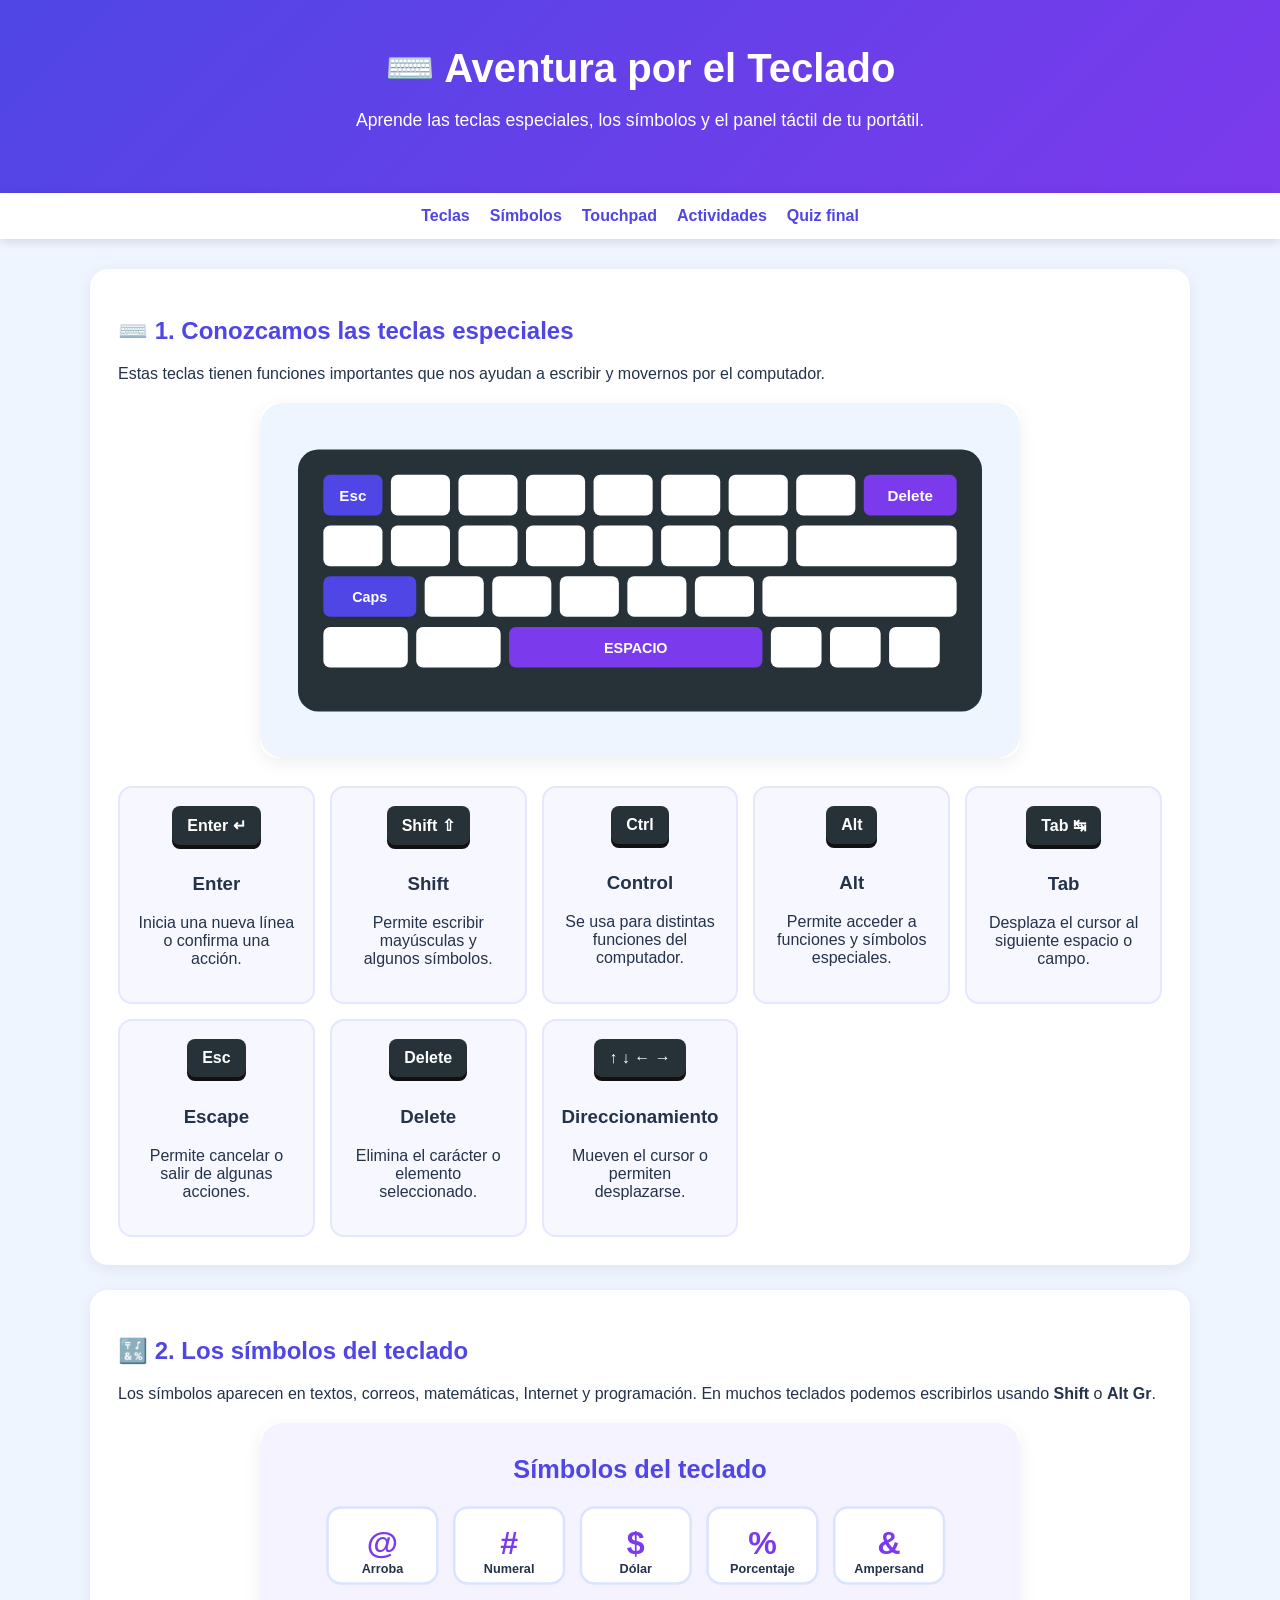
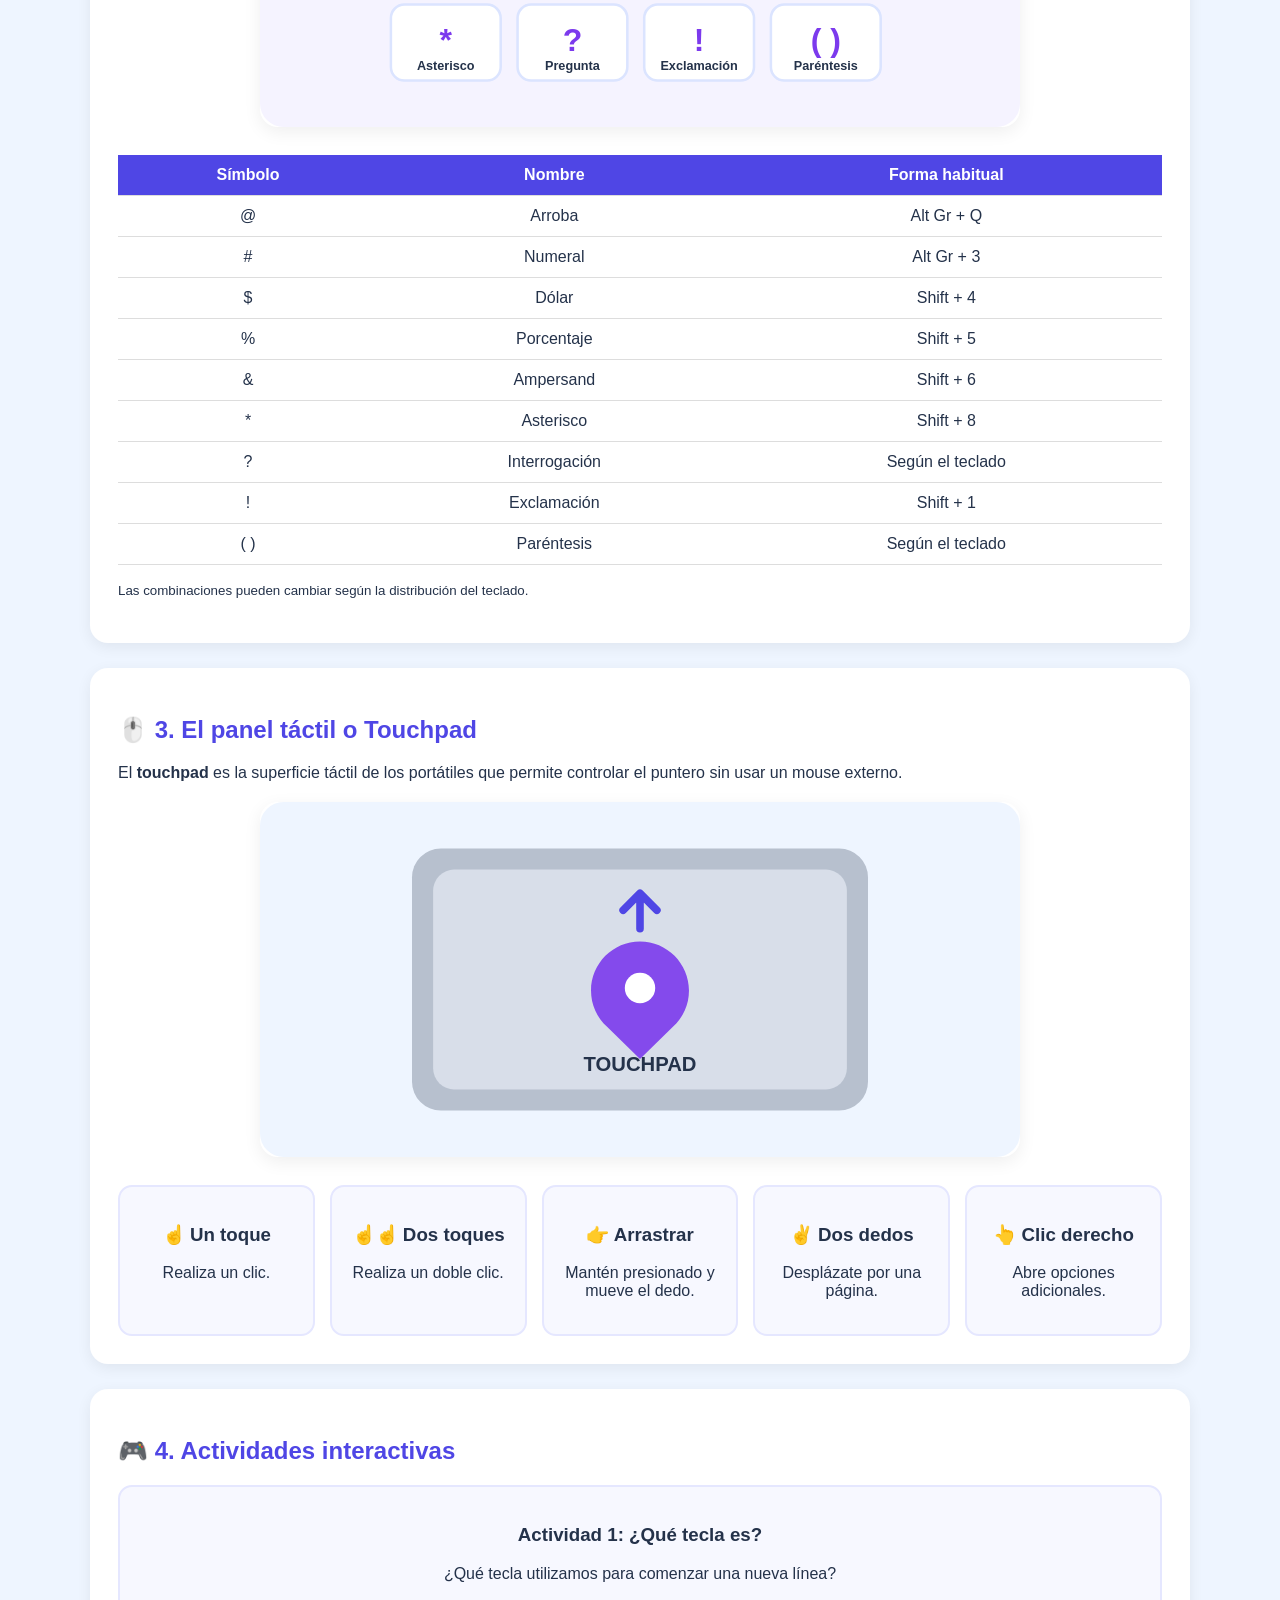
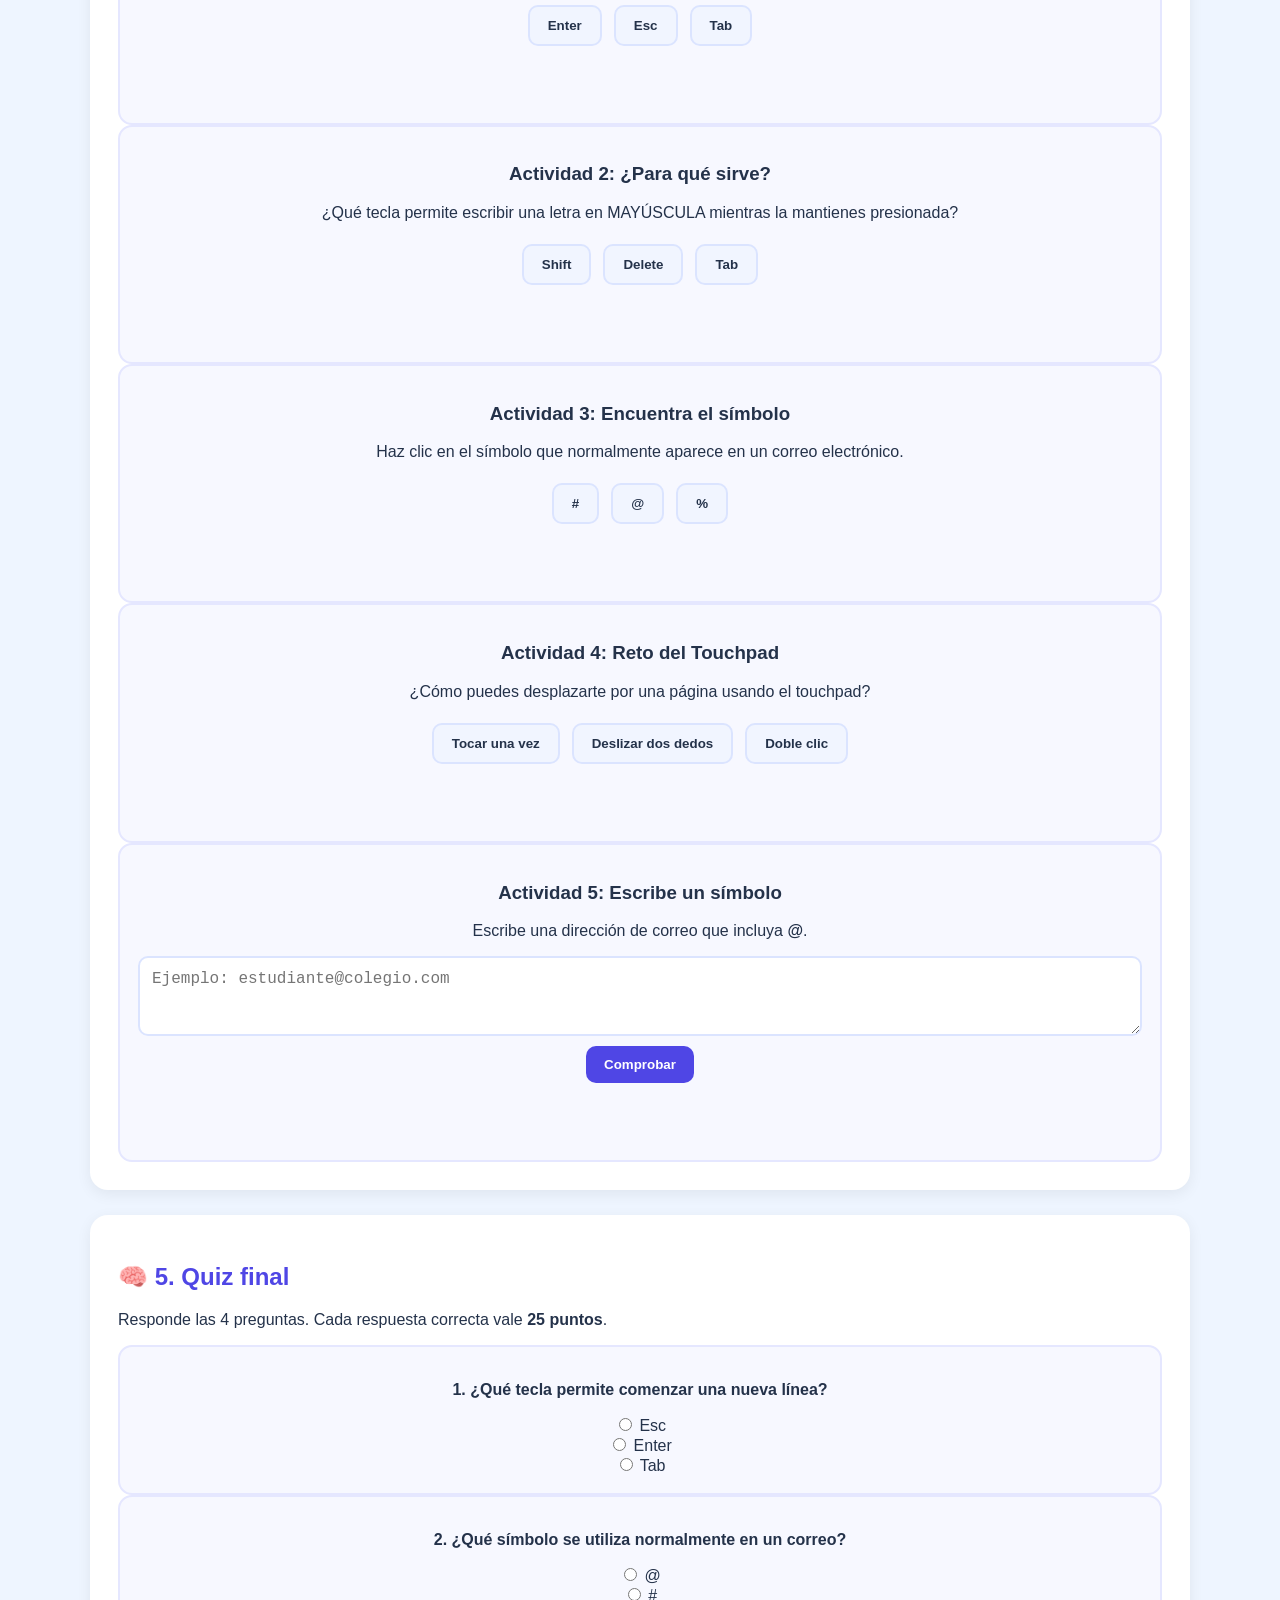
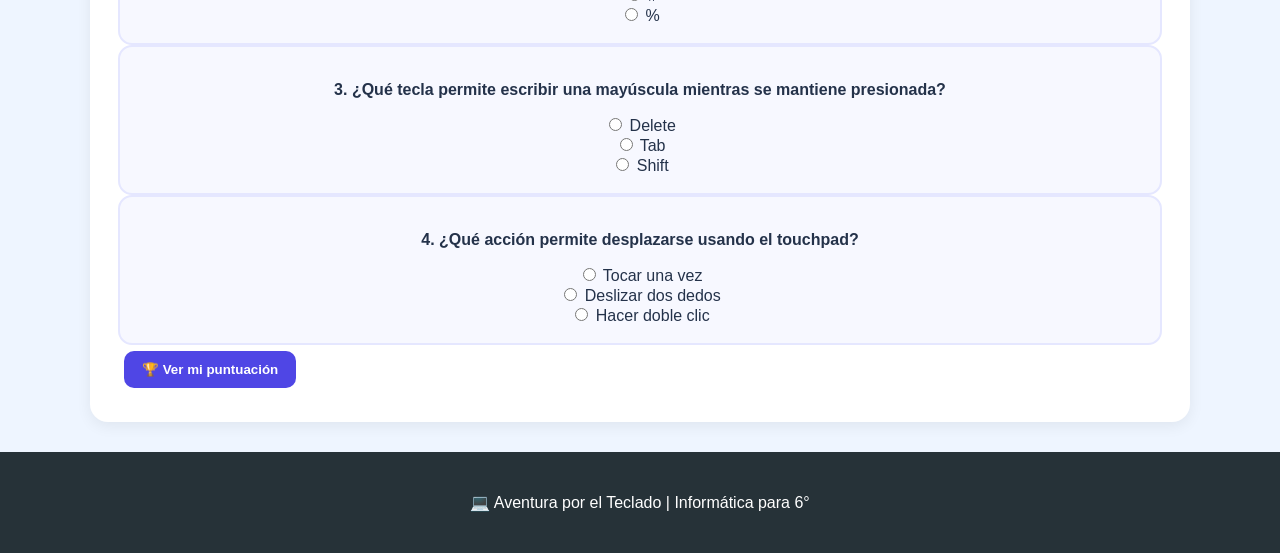
<file: index.html>
<!DOCTYPE html><html lang="es"><head><meta charset="UTF-8"><meta name="viewport" content="width=device-width,initial-scale=1"><title>Aventura por el Teclado</title><style>*{box-sizing:border-box}body{margin:0;font-family:Arial,sans-serif;background:#eef5ff;color:#24324a}header{background:linear-gradient(135deg,#4f46e5,#7c3aed);color:#fff;text-align:center;padding:45px 20px}header h1{font-size:2.5rem;margin:0 0 10px}header p{font-size:1.1rem}nav{background:#fff;text-align:center;padding:14px;position:sticky;top:0;z-index:5;box-shadow:0 2px 10px #0002}nav a{color:#4f46e5;text-decoration:none;font-weight:bold;margin:0 10px}main{max-width:1100px;width:92%;margin:30px auto}section{background:#fff;padding:28px;border-radius:18px;margin-bottom:25px;box-shadow:0 4px 15px #0001}h2{color:#4f46e5}.grid{display:grid;grid-template-columns:repeat(auto-fit,minmax(190px,1fr));gap:15px}.card{background:#f7f8ff;border:2px solid #e5e7ff;border-radius:14px;padding:18px;text-align:center}.key{display:inline-block;background:#263238;color:#fff;border-radius:8px;padding:10px 15px;box-shadow:0 4px #111;font-weight:bold;margin-bottom:10px}button{border:0;border-radius:10px;padding:11px 18px;margin:6px;background:#4f46e5;color:#fff;cursor:pointer;font-weight:bold}.option{background:#f1f5ff;color:#24324a;border:2px solid #dbe4ff}.feedback{font-weight:bold;min-height:25px;margin-top:12px}.correct{color:#16803c}.wrong{color:#c62828}table{width:100%;border-collapse:collapse}th,td{padding:11px;border-bottom:1px solid #ddd;text-align:center}th{background:#4f46e5;color:#fff}.illustration{display:block;width:min(100%,760px);margin:20px auto 28px;border-radius:18px;box-shadow:0 5px 18px #0001}textarea{width:100%;min-height:80px;border:2px solid #dbe4ff;border-radius:10px;padding:12px;font-size:1rem}footer{text-align:center;background:#263238;color:#fff;padding:25px}#final{display:none;text-align:center;background:#f5f3ff;border:3px solid #7c3aed}.bigscore{font-size:3rem;color:#4f46e5;font-weight:bold}@media(max-width:650px){header h1{font-size:2rem}nav a{display:inline-block;margin:5px 7px}section{padding:20px}table{font-size:.85rem}}</style></head><body><header><h1>⌨️ Aventura por el Teclado</h1><p>Aprende las teclas especiales, los símbolos y el panel táctil de tu portátil.</p></header><nav><a href="#teclas">Teclas</a><a href="#simbolos">Símbolos</a><a href="#touchpad">Touchpad</a><a href="#actividades">Actividades</a><a href="#quiz">Quiz final</a></nav><main><section id="teclas"><h2>⌨️ 1. Conozcamos las teclas especiales</h2><p>Estas teclas tienen funciones importantes que nos ayudan a escribir y movernos por el computador.</p><img class="illustration" src="img/teclado.svg" alt="Teclado con teclas especiales"><div class="grid"><div class="card"><div class="key">Enter ↵</div><h3>Enter</h3><p>Inicia una nueva línea o confirma una acción.</p></div><div class="card"><div class="key">Shift ⇧</div><h3>Shift</h3><p>Permite escribir mayúsculas y algunos símbolos.</p></div><div class="card"><div class="key">Ctrl</div><h3>Control</h3><p>Se usa para distintas funciones del computador.</p></div><div class="card"><div class="key">Alt</div><h3>Alt</h3><p>Permite acceder a funciones y símbolos especiales.</p></div><div class="card"><div class="key">Tab ↹</div><h3>Tab</h3><p>Desplaza el cursor al siguiente espacio o campo.</p></div><div class="card"><div class="key">Esc</div><h3>Escape</h3><p>Permite cancelar o salir de algunas acciones.</p></div><div class="card"><div class="key">Delete</div><h3>Delete</h3><p>Elimina el carácter o elemento seleccionado.</p></div><div class="card"><div class="key">↑ ↓ ← →</div><h3>Direccionamiento</h3><p>Mueven el cursor o permiten desplazarse.</p></div></div></section><section id="simbolos"><h2>🔣 2. Los símbolos del teclado</h2><p>Los símbolos aparecen en textos, correos, matemáticas, Internet y programación. En muchos teclados podemos escribirlos usando <strong>Shift</strong> o <strong>Alt Gr</strong>.</p><img class="illustration" src="img/simbolos.svg" alt="Símbolos del teclado"><table><tr><th>Símbolo</th><th>Nombre</th><th>Forma habitual</th></tr><tr><td>@</td><td>Arroba</td><td>Alt Gr + Q</td></tr><tr><td>#</td><td>Numeral</td><td>Alt Gr + 3</td></tr><tr><td>$</td><td>Dólar</td><td>Shift + 4</td></tr><tr><td>%</td><td>Porcentaje</td><td>Shift + 5</td></tr><tr><td>&amp;</td><td>Ampersand</td><td>Shift + 6</td></tr><tr><td>*</td><td>Asterisco</td><td>Shift + 8</td></tr><tr><td>?</td><td>Interrogación</td><td>Según el teclado</td></tr><tr><td>!</td><td>Exclamación</td><td>Shift + 1</td></tr><tr><td>( )</td><td>Paréntesis</td><td>Según el teclado</td></tr></table><p><small>Las combinaciones pueden cambiar según la distribución del teclado.</small></p></section><section id="touchpad"><h2>🖱️ 3. El panel táctil o Touchpad</h2><p>El <strong>touchpad</strong> es la superficie táctil de los portátiles que permite controlar el puntero sin usar un mouse externo.</p><img class="illustration" src="img/touchpad.svg" alt="Touchpad de portátil"><div class="grid"><div class="card"><h3>☝️ Un toque</h3><p>Realiza un clic.</p></div><div class="card"><h3>☝️☝️ Dos toques</h3><p>Realiza un doble clic.</p></div><div class="card"><h3>👉 Arrastrar</h3><p>Mantén presionado y mueve el dedo.</p></div><div class="card"><h3>✌️ Dos dedos</h3><p>Desplázate por una página.</p></div><div class="card"><h3>👆 Clic derecho</h3><p>Abre opciones adicionales.</p></div></div></section><section id="actividades"><h2>🎮 4. Actividades interactivas</h2><div class="card"><h3>Actividad 1: ¿Qué tecla es?</h3><p>¿Qué tecla utilizamos para comenzar una nueva línea?</p><button class="option" onclick="respuesta(this,true,'¡Correcto! Enter permite comenzar una nueva línea.')">Enter</button><button class="option" onclick="respuesta(this,false,'Casi. Prueba otra opción.')">Esc</button><button class="option" onclick="respuesta(this,false,'No es esa.')">Tab</button><p class="feedback"></p></div><div class="card"><h3>Actividad 2: ¿Para qué sirve?</h3><p>¿Qué tecla permite escribir una letra en MAYÚSCULA mientras la mantienes presionada?</p><button class="option" onclick="respuesta(this,true,'¡Muy bien! Shift permite escribir mayúsculas.')">Shift</button><button class="option" onclick="respuesta(this,false,'No es esa.')">Delete</button><button class="option" onclick="respuesta(this,false,'No es esa.')">Tab</button><p class="feedback"></p></div><div class="card"><h3>Actividad 3: Encuentra el símbolo</h3><p>Haz clic en el símbolo que normalmente aparece en un correo electrónico.</p><button class="option" onclick="respuesta(this,false,'No es ese.')">#</button><button class="option" onclick="respuesta(this,true,'¡Correcto! La arroba aparece en los correos electrónicos.')">@</button><button class="option" onclick="respuesta(this,false,'No es ese.')">%</button><p class="feedback"></p></div><div class="card"><h3>Actividad 4: Reto del Touchpad</h3><p>¿Cómo puedes desplazarte por una página usando el touchpad?</p><button class="option" onclick="respuesta(this,false,'Prueba otra opción.')">Tocar una vez</button><button class="option" onclick="respuesta(this,true,'¡Correcto! Usamos dos dedos para desplazarnos.')">Deslizar dos dedos</button><button class="option" onclick="respuesta(this,false,'Eso sirve para otra acción.')">Doble clic</button><p class="feedback"></p></div><div class="card"><h3>Actividad 5: Escribe un símbolo</h3><p>Escribe una dirección de correo que incluya <strong>@</strong>.</p><textarea id="correo" placeholder="Ejemplo: estudiante@colegio.com"></textarea><br><button onclick="validarCorreo()">Comprobar</button><p id="correoFeedback" class="feedback"></p></div></section><section id="quiz"><h2>🧠 5. Quiz final</h2><p>Responde las 4 preguntas. Cada respuesta correcta vale <strong>25 puntos</strong>.</p><div class="card"><p><strong>1. ¿Qué tecla permite comenzar una nueva línea?</strong></p><label><input type="radio" name="q1" value="0"> Esc</label><br><label><input type="radio" name="q1" value="25"> Enter</label><br><label><input type="radio" name="q1" value="0"> Tab</label></div><div class="card"><p><strong>2. ¿Qué símbolo se utiliza normalmente en un correo?</strong></p><label><input type="radio" name="q2" value="25"> @</label><br><label><input type="radio" name="q2" value="0"> #</label><br><label><input type="radio" name="q2" value="0"> %</label></div><div class="card"><p><strong>3. ¿Qué tecla permite escribir una mayúscula mientras se mantiene presionada?</strong></p><label><input type="radio" name="q3" value="0"> Delete</label><br><label><input type="radio" name="q3" value="0"> Tab</label><br><label><input type="radio" name="q3" value="25"> Shift</label></div><div class="card"><p><strong>4. ¿Qué acción permite desplazarse usando el touchpad?</strong></p><label><input type="radio" name="q4" value="0"> Tocar una vez</label><br><label><input type="radio" name="q4" value="25"> Deslizar dos dedos</label><br><label><input type="radio" name="q4" value="0"> Hacer doble clic</label></div><button onclick="calificarQuiz()">🏆 Ver mi puntuación</button></section><section id="final"><h2>🏆 Resultado final</h2><div class="bigscore" id="puntaje">0/100</div><h2 id="mensaje"></h2><p id="detalle"></p><button onclick="location.reload()">🔄 Intentar nuevamente</button></section></main><footer><p>💻 Aventura por el Teclado | Informática para 6°</p></footer><script>let actividades=0,actividadHecha=new Set();function respuesta(b,c,t){let f=b.parentElement.querySelector('.feedback');if(c){f.textContent='✅ '+t;f.className='feedback correct';if(!actividadHecha.has(b.parentElement)){actividades+=5;actividadHecha.add(b.parentElement)}}else{f.textContent='❌ '+t;f.className='feedback wrong'}}function validarCorreo(){let t=document.getElementById('correo').value,f=document.getElementById('correoFeedback');if(t.includes('@')){f.textContent='✅ ¡Excelente! Encontraste la arroba.';f.className='feedback correct';if(!actividadHecha.has('correo')){actividades+=5;actividadHecha.add('correo')}}else{f.textContent='❌ Falta el símbolo @. ¡Inténtalo otra vez!';f.className='feedback wrong'}}function calificarQuiz(){let total=actividades;for(let i=1;i<=4;i++){let s=document.querySelector('input[name="q'+i+'"]:checked');if(s)total+=+s.value}total=Math.min(total,100);document.getElementById('puntaje').textContent=total+'/100';let m,d;if(total>=90){m='🎉 ¡Excelente trabajo!';d='Dominas muy bien las teclas, los símbolos y el touchpad. ¡Sigue así!'}else if(total>=70){m='🌟 ¡Muy bien!';d='Tienes un buen dominio. Un poco más de práctica y serás un experto.'}else if(total>=50){m='💪 ¡Buen esfuerzo!';d='Ya tienes una buena base. Repasa y vuelve a intentarlo.'}else{m='📚 ¡No te rindas!';d='Cada intento ayuda a aprender. Repasa el contenido y vuelve a intentarlo.'}document.getElementById('mensaje').textContent=m;document.getElementById('detalle').textContent=d;document.getElementById('final').style.display='block';document.getElementById('final').scrollIntoView({behavior:'smooth'})}</script></body></html>
</file>
